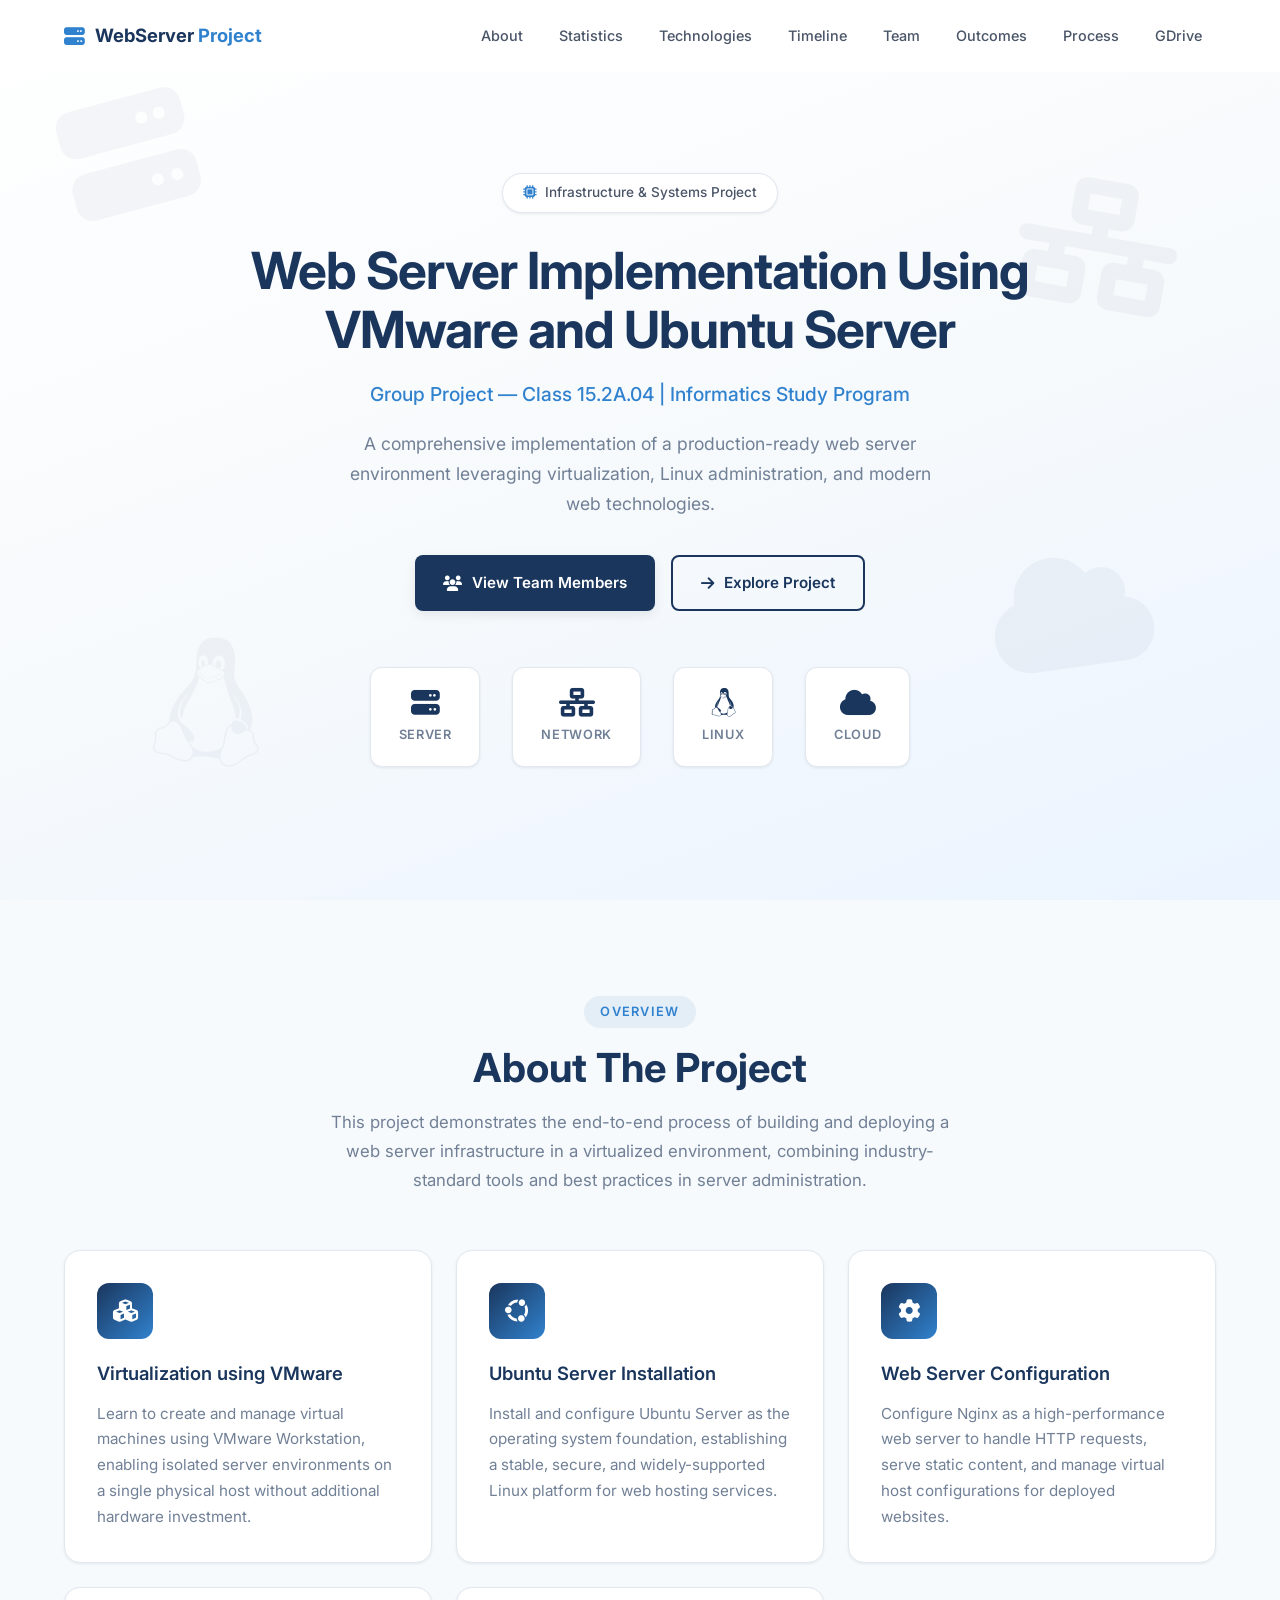
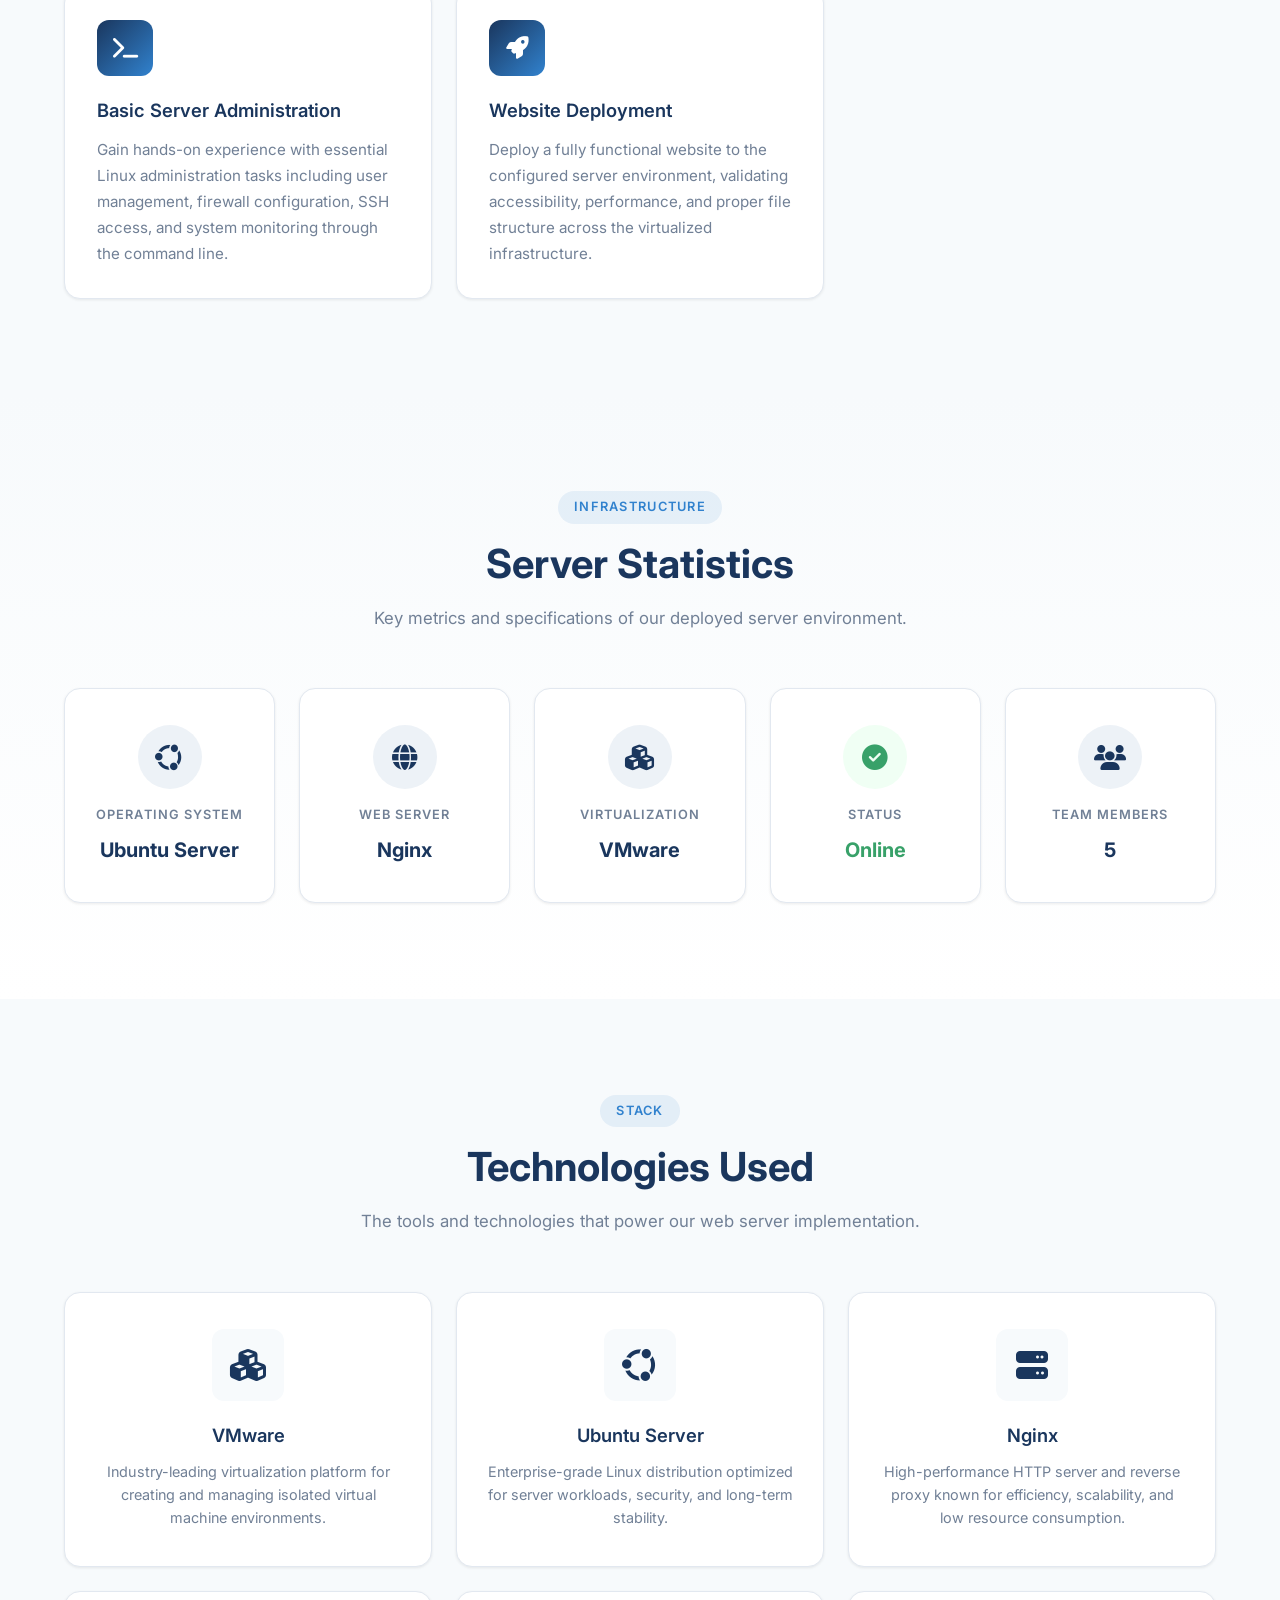
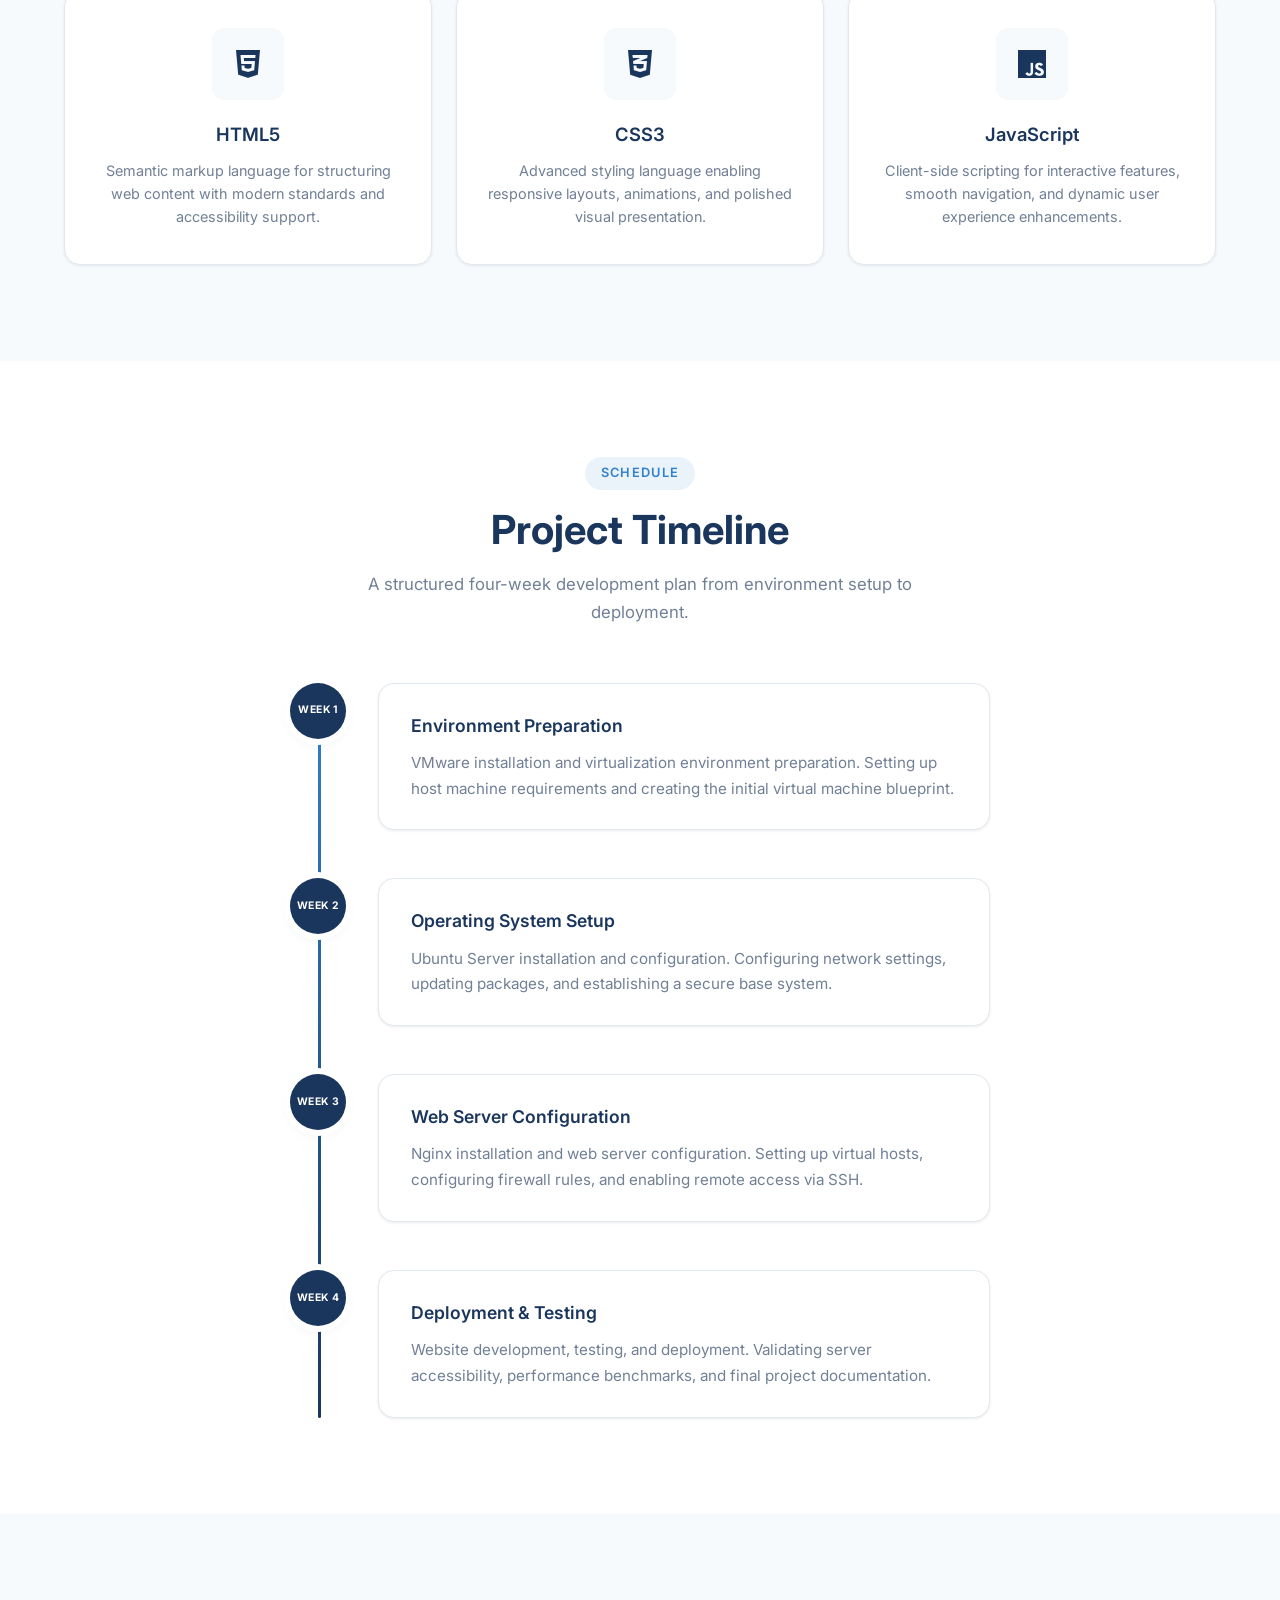
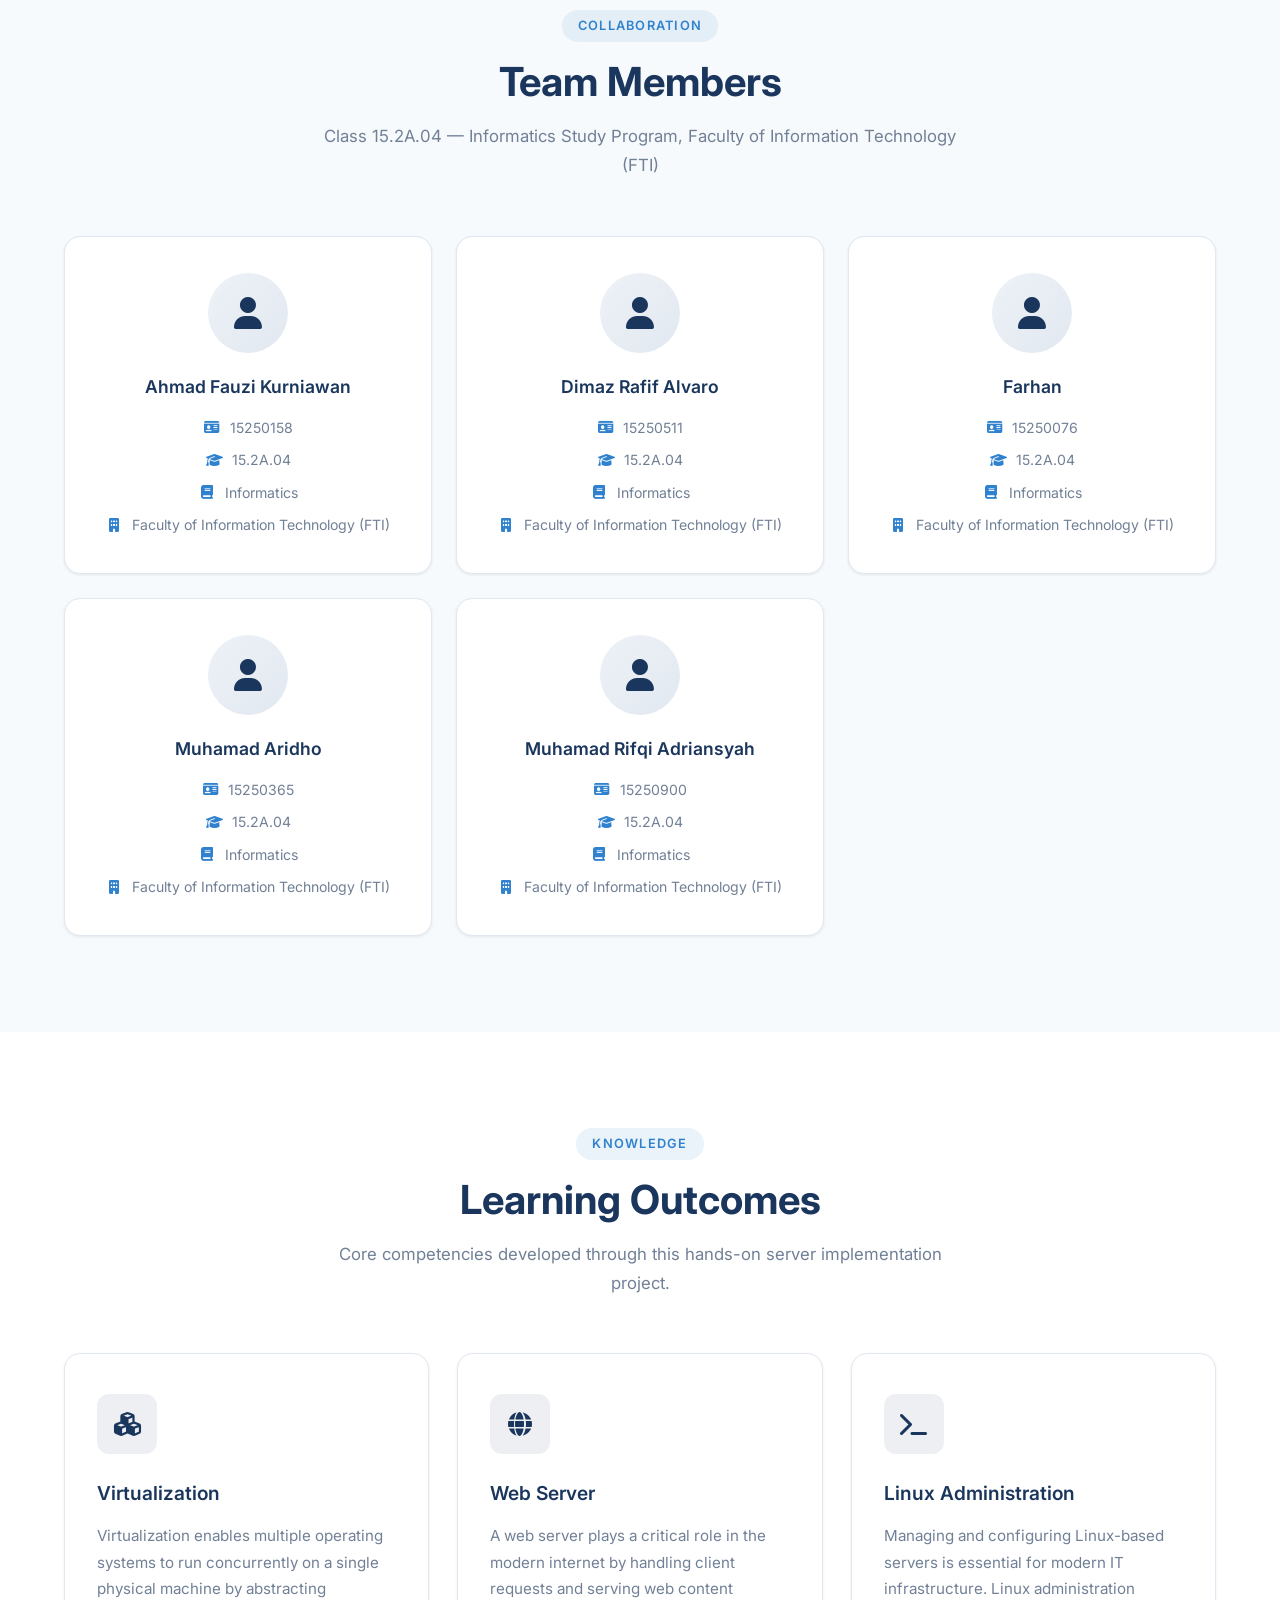
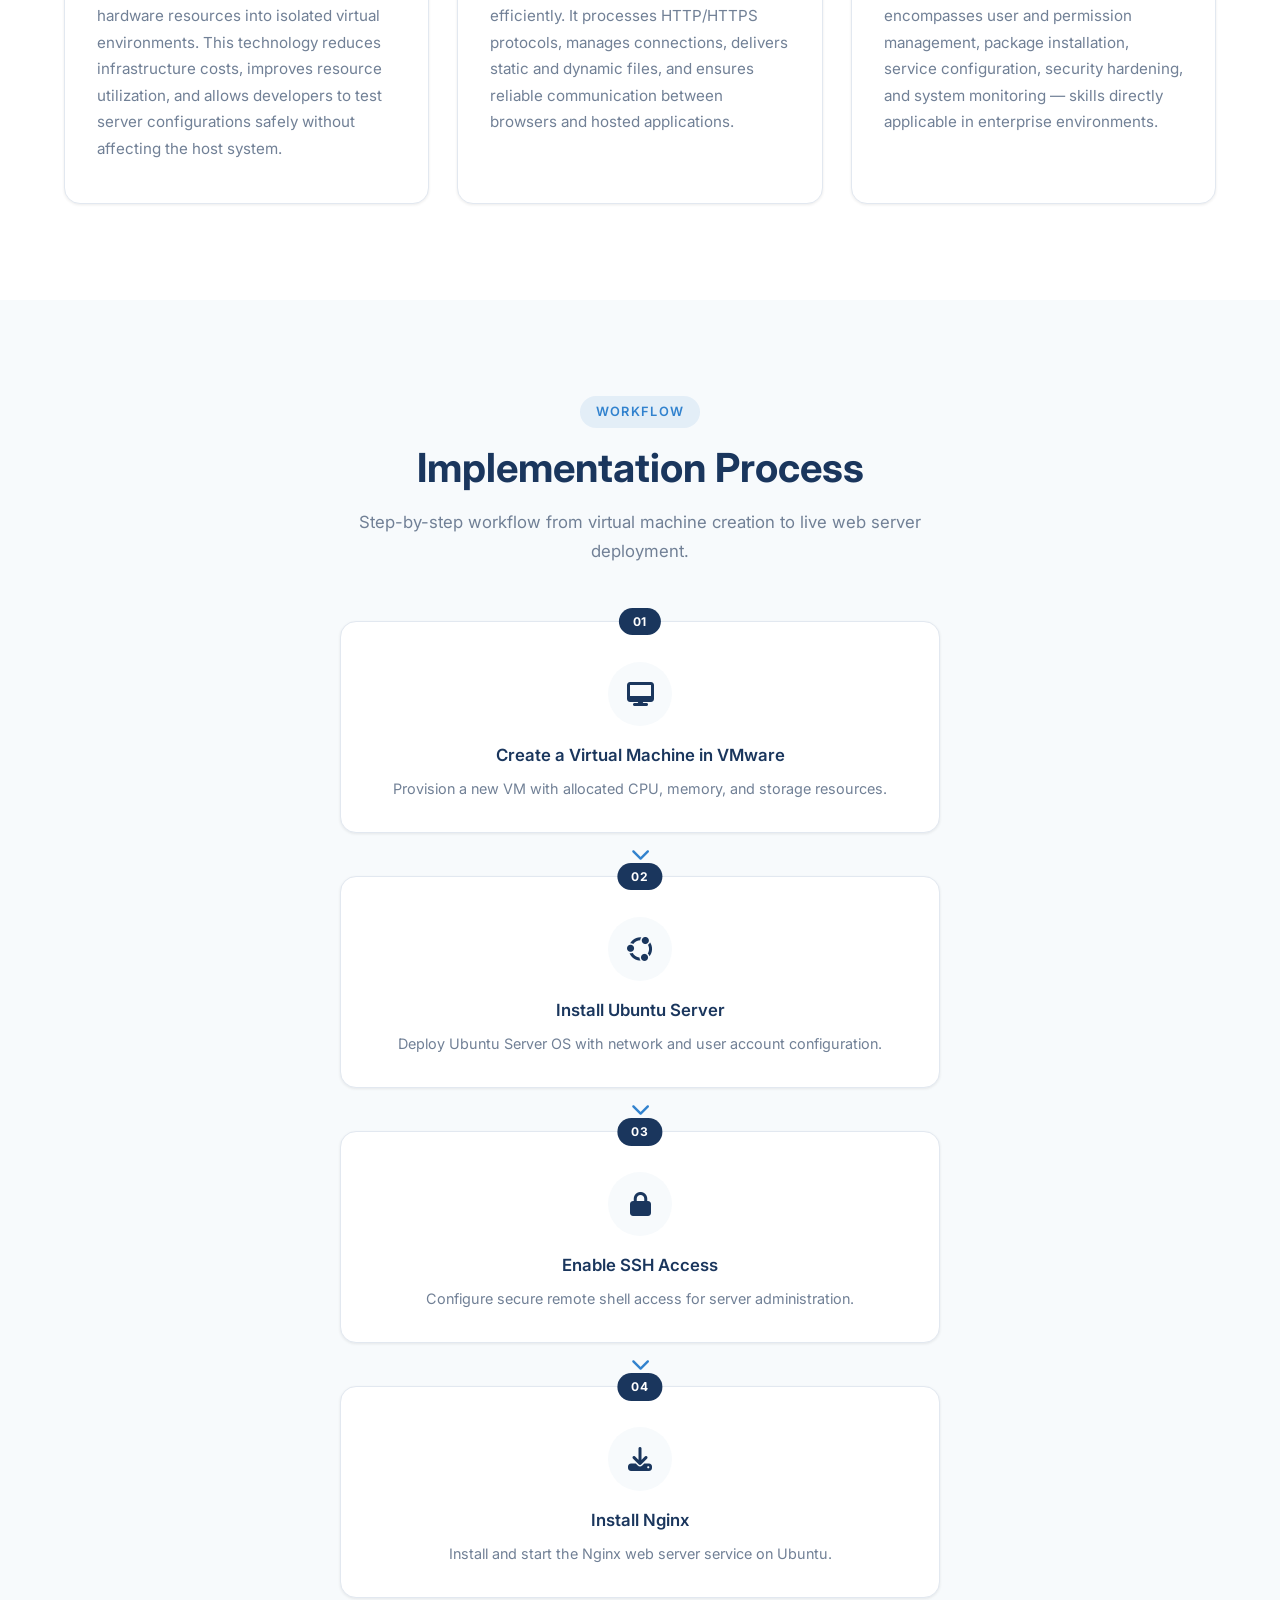
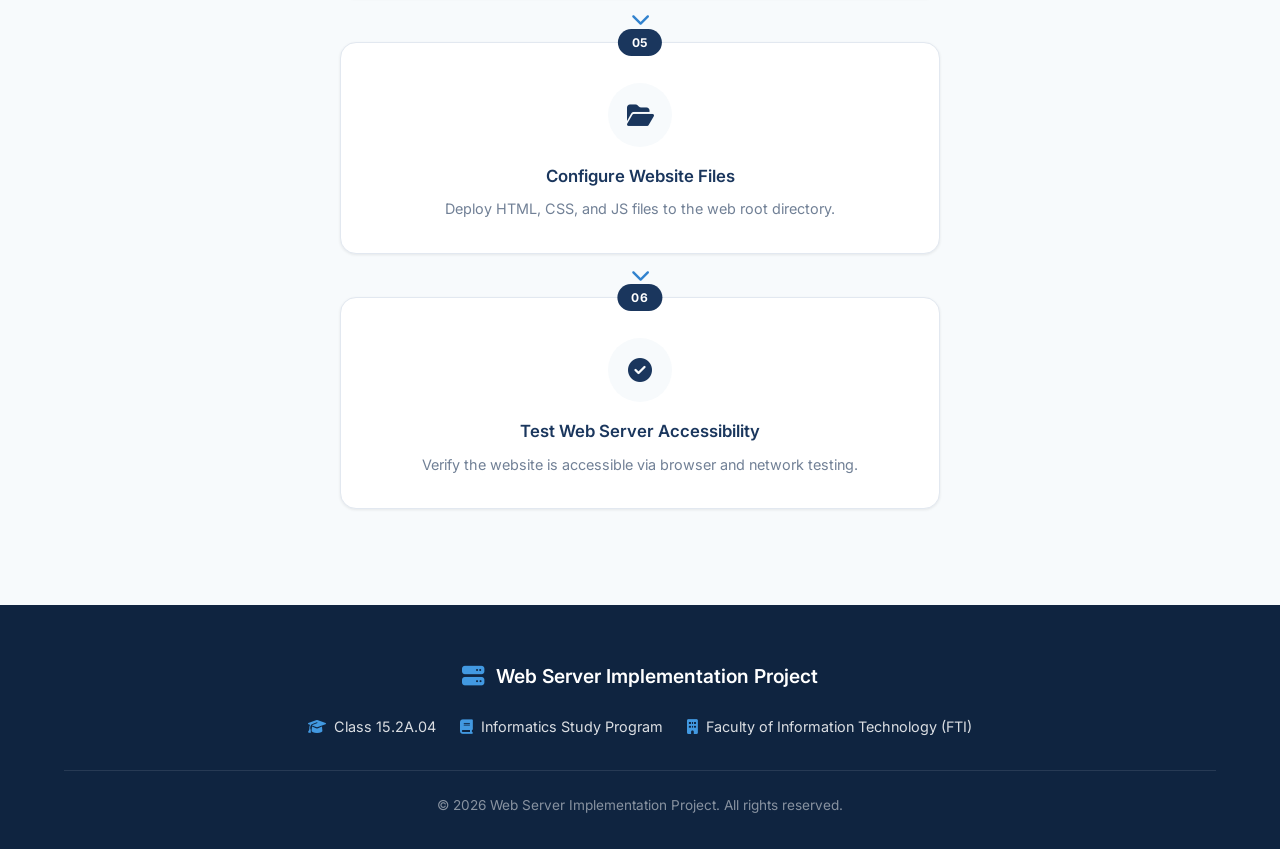
<file: index.html>
<!doctype html>
<html lang="en">
    <head>
        <meta charset="UTF-8" />
        <meta name="viewport" content="width=device-width, initial-scale=1.0" />
        <meta name="description" content="Web Server Implementation Using VMware and Ubuntu Server - Group Project Class 15.2A.04 Informatics Study Program" />
        <title>Web Server Implementation | VMware & Ubuntu Server</title>

        <link rel="icon" href="./img/logo_bsi.png" type="image/png" />

        <!-- Google Fonts -->
        <link rel="preconnect" href="https://fonts.googleapis.com" />
        <link rel="preconnect" href="https://fonts.gstatic.com" crossorigin />
        <link href="https://fonts.googleapis.com/css2?family=Inter:wght@300;400;500;600;700&display=swap" rel="stylesheet" />

        <!-- Font Awesome CDN -->
        <link
            rel="stylesheet"
            href="https://cdnjs.cloudflare.com/ajax/libs/font-awesome/6.5.1/css/all.min.css"
            integrity="sha512-DTOQO9RWCH3ppGqcWaEA1BIZOC6xxalwEsw9c2QQeAIftl+Vegovlnee1c9QX4TctnWMn13TZye+giMm8e2LwA=="
            crossorigin="anonymous"
            referrerpolicy="no-referrer" />

        <!-- Custom Styles -->
        <link rel="stylesheet" href="css/style.css" />
    </head>
    <body>
        <!-- ==================== NAVIGATION ==================== -->
        <header class="header" id="header">
            <nav class="nav container">
                <a href="#hero" class="nav__logo">
                    <i class="fas fa-server"></i>
                    <span>
                        WebServer
                        <span class="nav__logo-accent">Project</span>
                    </span>
                </a>

                <button class="nav__toggle" id="nav-toggle" aria-label="Toggle navigation menu" aria-expanded="false">
                    <i class="fas fa-bars"></i>
                </button>

                <ul class="nav__menu" id="nav-menu">
                    <li class="nav__item"><a href="#about" class="nav__link">About</a></li>
                    <li class="nav__item"><a href="#statistics" class="nav__link">Statistics</a></li>
                    <li class="nav__item"><a href="#technologies" class="nav__link">Technologies</a></li>
                    <li class="nav__item"><a href="#timeline" class="nav__link">Timeline</a></li>
                    <li class="nav__item"><a href="#team" class="nav__link">Team</a></li>
                    <li class="nav__item"><a href="#outcomes" class="nav__link">Outcomes</a></li>
                    <li class="nav__item"><a href="#process" class="nav__link">Process</a></li>
                    <li class="nav__item"><a href="https://drive.google.com/drive/folders/11nA1fnuNAsZQlKZfpenMiXdL6B4yNxdz?usp=drive_link" class="nav__link">GDrive</a></li>
                </ul>
            </nav>
        </header>

        <main>
            <!-- ==================== HERO SECTION ==================== -->
            <section class="hero" id="hero">
                <div class="hero__bg-icons" aria-hidden="true">
                    <i class="fas fa-server hero__bg-icon hero__bg-icon--1"></i>
                    <i class="fas fa-network-wired hero__bg-icon hero__bg-icon--2"></i>
                    <i class="fab fa-linux hero__bg-icon hero__bg-icon--3"></i>
                    <i class="fas fa-cloud hero__bg-icon hero__bg-icon--4"></i>
                </div>

                <div class="container hero__container">
                    <div class="hero__badge reveal">
                        <i class="fas fa-microchip"></i>
                        <span>Infrastructure &amp; Systems Project</span>
                    </div>

                    <h1 class="hero__title reveal">Web Server Implementation Using VMware and Ubuntu Server</h1>

                    <p class="hero__subtitle reveal">Group Project &mdash; Class 15.2A.04 | Informatics Study Program</p>

                    <p class="hero__description reveal">
                        A comprehensive implementation of a production-ready web server environment leveraging virtualization, Linux administration, and modern web technologies.
                    </p>

                    <div class="hero__cta reveal">
                        <a href="#team" class="btn btn--primary">
                            <i class="fas fa-users"></i>
                            View Team Members
                        </a>
                        <a href="#about" class="btn btn--outline">
                            <i class="fas fa-arrow-right"></i>
                            Explore Project
                        </a>
                    </div>

                    <div class="hero__tech-icons reveal">
                        <div class="hero__tech-item">
                            <i class="fas fa-server"></i>
                            <span>Server</span>
                        </div>
                        <div class="hero__tech-item">
                            <i class="fas fa-network-wired"></i>
                            <span>Network</span>
                        </div>
                        <div class="hero__tech-item">
                            <i class="fab fa-linux"></i>
                            <span>Linux</span>
                        </div>
                        <div class="hero__tech-item">
                            <i class="fas fa-cloud"></i>
                            <span>Cloud</span>
                        </div>
                    </div>
                </div>
            </section>

            <!-- ==================== ABOUT THE PROJECT ==================== -->
            <section class="section about" id="about">
                <div class="container">
                    <div class="section__header reveal">
                        <span class="section__tag">Overview</span>
                        <h2 class="section__title">About The Project</h2>
                        <p class="section__description">
                            This project demonstrates the end-to-end process of building and deploying a web server infrastructure in a virtualized environment, combining industry-standard tools and
                            best practices in server administration.
                        </p>
                    </div>

                    <div class="about__grid">
                        <article class="about__card reveal">
                            <div class="about__icon">
                                <i class="fas fa-cubes"></i>
                            </div>
                            <h3 class="about__card-title">Virtualization using VMware</h3>
                            <p class="about__card-text">
                                Learn to create and manage virtual machines using VMware Workstation, enabling isolated server environments on a single physical host without additional hardware
                                investment.
                            </p>
                        </article>

                        <article class="about__card reveal">
                            <div class="about__icon">
                                <i class="fab fa-ubuntu"></i>
                            </div>
                            <h3 class="about__card-title">Ubuntu Server Installation</h3>
                            <p class="about__card-text">
                                Install and configure Ubuntu Server as the operating system foundation, establishing a stable, secure, and widely-supported Linux platform for web hosting services.
                            </p>
                        </article>

                        <article class="about__card reveal">
                            <div class="about__icon">
                                <i class="fas fa-cog"></i>
                            </div>
                            <h3 class="about__card-title">Web Server Configuration</h3>
                            <p class="about__card-text">
                                Configure Nginx as a high-performance web server to handle HTTP requests, serve static content, and manage virtual host configurations for deployed websites.
                            </p>
                        </article>

                        <article class="about__card reveal">
                            <div class="about__icon">
                                <i class="fas fa-terminal"></i>
                            </div>
                            <h3 class="about__card-title">Basic Server Administration</h3>
                            <p class="about__card-text">
                                Gain hands-on experience with essential Linux administration tasks including user management, firewall configuration, SSH access, and system monitoring through the
                                command line.
                            </p>
                        </article>

                        <article class="about__card reveal">
                            <div class="about__icon">
                                <i class="fas fa-rocket"></i>
                            </div>
                            <h3 class="about__card-title">Website Deployment</h3>
                            <p class="about__card-text">
                                Deploy a fully functional website to the configured server environment, validating accessibility, performance, and proper file structure across the virtualized
                                infrastructure.
                            </p>
                        </article>
                    </div>
                </div>
            </section>

            <!-- ==================== SERVER STATISTICS ==================== -->
            <section class="section statistics" id="statistics">
                <div class="container">
                    <div class="section__header reveal">
                        <span class="section__tag">Infrastructure</span>
                        <h2 class="section__title">Server Statistics</h2>
                        <p class="section__description">Key metrics and specifications of our deployed server environment.</p>
                    </div>

                    <div class="stats__grid">
                        <article class="stats__card reveal">
                            <div class="stats__icon">
                                <i class="fab fa-ubuntu"></i>
                            </div>
                            <span class="stats__label">Operating System</span>
                            <span class="stats__value">Ubuntu Server</span>
                        </article>

                        <article class="stats__card reveal">
                            <div class="stats__icon">
                                <i class="fas fa-globe"></i>
                            </div>
                            <span class="stats__label">Web Server</span>
                            <span class="stats__value">Nginx</span>
                        </article>

                        <article class="stats__card reveal">
                            <div class="stats__icon">
                                <i class="fas fa-cubes"></i>
                            </div>
                            <span class="stats__label">Virtualization</span>
                            <span class="stats__value">VMware</span>
                        </article>

                        <article class="stats__card reveal">
                            <div class="stats__icon stats__icon--online">
                                <i class="fas fa-circle-check"></i>
                            </div>
                            <span class="stats__label">Status</span>
                            <span class="stats__value stats__value--online">Online</span>
                        </article>

                        <article class="stats__card reveal">
                            <div class="stats__icon">
                                <i class="fas fa-users"></i>
                            </div>
                            <span class="stats__label">Team Members</span>
                            <span class="stats__value">5</span>
                        </article>
                    </div>
                </div>
            </section>

            <!-- ==================== TECHNOLOGIES USED ==================== -->
            <section class="section technologies" id="technologies">
                <div class="container">
                    <div class="section__header reveal">
                        <span class="section__tag">Stack</span>
                        <h2 class="section__title">Technologies Used</h2>
                        <p class="section__description">The tools and technologies that power our web server implementation.</p>
                    </div>

                    <div class="tech__grid">
                        <article class="tech__card reveal">
                            <div class="tech__icon">
                                <i class="fas fa-cubes"></i>
                            </div>
                            <h3 class="tech__name">VMware</h3>
                            <p class="tech__desc">Industry-leading virtualization platform for creating and managing isolated virtual machine environments.</p>
                        </article>

                        <article class="tech__card reveal">
                            <div class="tech__icon">
                                <i class="fab fa-ubuntu"></i>
                            </div>
                            <h3 class="tech__name">Ubuntu Server</h3>
                            <p class="tech__desc">Enterprise-grade Linux distribution optimized for server workloads, security, and long-term stability.</p>
                        </article>

                        <article class="tech__card reveal">
                            <div class="tech__icon">
                                <i class="fas fa-server"></i>
                            </div>
                            <h3 class="tech__name">Nginx</h3>
                            <p class="tech__desc">High-performance HTTP server and reverse proxy known for efficiency, scalability, and low resource consumption.</p>
                        </article>

                        <article class="tech__card reveal">
                            <div class="tech__icon">
                                <i class="fab fa-html5"></i>
                            </div>
                            <h3 class="tech__name">HTML5</h3>
                            <p class="tech__desc">Semantic markup language for structuring web content with modern standards and accessibility support.</p>
                        </article>

                        <article class="tech__card reveal">
                            <div class="tech__icon">
                                <i class="fab fa-css3-alt"></i>
                            </div>
                            <h3 class="tech__name">CSS3</h3>
                            <p class="tech__desc">Advanced styling language enabling responsive layouts, animations, and polished visual presentation.</p>
                        </article>

                        <article class="tech__card reveal">
                            <div class="tech__icon">
                                <i class="fab fa-js"></i>
                            </div>
                            <h3 class="tech__name">JavaScript</h3>
                            <p class="tech__desc">Client-side scripting for interactive features, smooth navigation, and dynamic user experience enhancements.</p>
                        </article>
                    </div>
                </div>
            </section>

            <!-- ==================== PROJECT TIMELINE ==================== -->
            <section class="section timeline-section" id="timeline">
                <div class="container">
                    <div class="section__header reveal">
                        <span class="section__tag">Schedule</span>
                        <h2 class="section__title">Project Timeline</h2>
                        <p class="section__description">A structured four-week development plan from environment setup to deployment.</p>
                    </div>

                    <div class="timeline">
                        <article class="timeline__item reveal">
                            <div class="timeline__marker">
                                <span class="timeline__week">Week 1</span>
                            </div>
                            <div class="timeline__content">
                                <h3 class="timeline__title">Environment Preparation</h3>
                                <p class="timeline__text">
                                    VMware installation and virtualization environment preparation. Setting up host machine requirements and creating the initial virtual machine blueprint.
                                </p>
                            </div>
                        </article>

                        <article class="timeline__item reveal">
                            <div class="timeline__marker">
                                <span class="timeline__week">Week 2</span>
                            </div>
                            <div class="timeline__content">
                                <h3 class="timeline__title">Operating System Setup</h3>
                                <p class="timeline__text">Ubuntu Server installation and configuration. Configuring network settings, updating packages, and establishing a secure base system.</p>
                            </div>
                        </article>

                        <article class="timeline__item reveal">
                            <div class="timeline__marker">
                                <span class="timeline__week">Week 3</span>
                            </div>
                            <div class="timeline__content">
                                <h3 class="timeline__title">Web Server Configuration</h3>
                                <p class="timeline__text">Nginx installation and web server configuration. Setting up virtual hosts, configuring firewall rules, and enabling remote access via SSH.</p>
                            </div>
                        </article>

                        <article class="timeline__item reveal">
                            <div class="timeline__marker">
                                <span class="timeline__week">Week 4</span>
                            </div>
                            <div class="timeline__content">
                                <h3 class="timeline__title">Deployment &amp; Testing</h3>
                                <p class="timeline__text">Website development, testing, and deployment. Validating server accessibility, performance benchmarks, and final project documentation.</p>
                            </div>
                        </article>
                    </div>
                </div>
            </section>

            <!-- ==================== TEAM MEMBERS ==================== -->
            <section class="section team" id="team">
                <div class="container">
                    <div class="section__header reveal">
                        <span class="section__tag">Collaboration</span>
                        <h2 class="section__title">Team Members</h2>
                        <p class="section__description">Class 15.2A.04 &mdash; Informatics Study Program, Faculty of Information Technology (FTI)</p>
                    </div>

                    <div class="team__grid">
                        <article class="team__card reveal">
                            <div class="team__avatar">
                                <i class="fas fa-user"></i>
                            </div>
                            <h3 class="team__name">Ahmad Fauzi Kurniawan</h3>
                            <ul class="team__info">
                                <li>
                                    <i class="fas fa-id-card"></i>
                                    <span>15250158</span>
                                </li>
                                <li>
                                    <i class="fas fa-graduation-cap"></i>
                                    <span>15.2A.04</span>
                                </li>
                                <li>
                                    <i class="fas fa-book"></i>
                                    <span>Informatics</span>
                                </li>
                                <li>
                                    <i class="fas fa-building"></i>
                                    <span>Faculty of Information Technology (FTI)</span>
                                </li>
                            </ul>
                        </article>

                        <article class="team__card reveal">
                            <div class="team__avatar">
                                <i class="fas fa-user"></i>
                            </div>
                            <h3 class="team__name">Dimaz Rafif Alvaro</h3>
                            <ul class="team__info">
                                <li>
                                    <i class="fas fa-id-card"></i>
                                    <span>15250511</span>
                                </li>
                                <li>
                                    <i class="fas fa-graduation-cap"></i>
                                    <span>15.2A.04</span>
                                </li>
                                <li>
                                    <i class="fas fa-book"></i>
                                    <span>Informatics</span>
                                </li>
                                <li>
                                    <i class="fas fa-building"></i>
                                    <span>Faculty of Information Technology (FTI)</span>
                                </li>
                            </ul>
                        </article>

                        <article class="team__card reveal">
                            <div class="team__avatar">
                                <i class="fas fa-user"></i>
                            </div>
                            <h3 class="team__name">Farhan</h3>
                            <ul class="team__info">
                                <li>
                                    <i class="fas fa-id-card"></i>
                                    <span>15250076</span>
                                </li>
                                <li>
                                    <i class="fas fa-graduation-cap"></i>
                                    <span>15.2A.04</span>
                                </li>
                                <li>
                                    <i class="fas fa-book"></i>
                                    <span>Informatics</span>
                                </li>
                                <li>
                                    <i class="fas fa-building"></i>
                                    <span>Faculty of Information Technology (FTI)</span>
                                </li>
                            </ul>
                        </article>

                        <article class="team__card reveal">
                            <div class="team__avatar">
                                <i class="fas fa-user"></i>
                            </div>
                            <h3 class="team__name">Muhamad Aridho</h3>
                            <ul class="team__info">
                                <li>
                                    <i class="fas fa-id-card"></i>
                                    <span>15250365</span>
                                </li>
                                <li>
                                    <i class="fas fa-graduation-cap"></i>
                                    <span>15.2A.04</span>
                                </li>
                                <li>
                                    <i class="fas fa-book"></i>
                                    <span>Informatics</span>
                                </li>
                                <li>
                                    <i class="fas fa-building"></i>
                                    <span>Faculty of Information Technology (FTI)</span>
                                </li>
                            </ul>
                        </article>

                        <article class="team__card reveal">
                            <div class="team__avatar">
                                <i class="fas fa-user"></i>
                            </div>
                            <h3 class="team__name">Muhamad Rifqi Adriansyah</h3>
                            <ul class="team__info">
                                <li>
                                    <i class="fas fa-id-card"></i>
                                    <span>15250900</span>
                                </li>
                                <li>
                                    <i class="fas fa-graduation-cap"></i>
                                    <span>15.2A.04</span>
                                </li>
                                <li>
                                    <i class="fas fa-book"></i>
                                    <span>Informatics</span>
                                </li>
                                <li>
                                    <i class="fas fa-building"></i>
                                    <span>Faculty of Information Technology (FTI)</span>
                                </li>
                            </ul>
                        </article>
                    </div>
                </div>
            </section>

            <!-- ==================== LEARNING OUTCOMES ==================== -->
            <section class="section outcomes" id="outcomes">
                <div class="container">
                    <div class="section__header reveal">
                        <span class="section__tag">Knowledge</span>
                        <h2 class="section__title">Learning Outcomes</h2>
                        <p class="section__description">Core competencies developed through this hands-on server implementation project.</p>
                    </div>

                    <div class="outcomes__grid">
                        <article class="outcomes__card reveal">
                            <div class="outcomes__icon">
                                <i class="fas fa-cubes"></i>
                            </div>
                            <h3 class="outcomes__title">Virtualization</h3>
                            <p class="outcomes__text">
                                Virtualization enables multiple operating systems to run concurrently on a single physical machine by abstracting hardware resources into isolated virtual environments.
                                This technology reduces infrastructure costs, improves resource utilization, and allows developers to test server configurations safely without affecting the host
                                system.
                            </p>
                        </article>

                        <article class="outcomes__card reveal">
                            <div class="outcomes__icon">
                                <i class="fas fa-globe"></i>
                            </div>
                            <h3 class="outcomes__title">Web Server</h3>
                            <p class="outcomes__text">
                                A web server plays a critical role in the modern internet by handling client requests and serving web content efficiently. It processes HTTP/HTTPS protocols, manages
                                connections, delivers static and dynamic files, and ensures reliable communication between browsers and hosted applications.
                            </p>
                        </article>

                        <article class="outcomes__card reveal">
                            <div class="outcomes__icon">
                                <i class="fas fa-terminal"></i>
                            </div>
                            <h3 class="outcomes__title">Linux Administration</h3>
                            <p class="outcomes__text">
                                Managing and configuring Linux-based servers is essential for modern IT infrastructure. Linux administration encompasses user and permission management, package
                                installation, service configuration, security hardening, and system monitoring &mdash; skills directly applicable in enterprise environments.
                            </p>
                        </article>
                    </div>
                </div>
            </section>

            <!-- ==================== IMPLEMENTATION PROCESS ==================== -->
            <section class="section process" id="process">
                <div class="container">
                    <div class="section__header reveal">
                        <span class="section__tag">Workflow</span>
                        <h2 class="section__title">Implementation Process</h2>
                        <p class="section__description">Step-by-step workflow from virtual machine creation to live web server deployment.</p>
                    </div>

                    <div class="process__flow">
                        <article class="process__step reveal">
                            <div class="process__number">01</div>
                            <div class="process__icon"><i class="fas fa-desktop"></i></div>
                            <h3 class="process__title">Create a Virtual Machine in VMware</h3>
                            <p class="process__text">Provision a new VM with allocated CPU, memory, and storage resources.</p>
                        </article>

                        <div class="process__connector reveal" aria-hidden="true">
                            <i class="fas fa-chevron-down"></i>
                        </div>

                        <article class="process__step reveal">
                            <div class="process__number">02</div>
                            <div class="process__icon"><i class="fab fa-ubuntu"></i></div>
                            <h3 class="process__title">Install Ubuntu Server</h3>
                            <p class="process__text">Deploy Ubuntu Server OS with network and user account configuration.</p>
                        </article>

                        <div class="process__connector reveal" aria-hidden="true">
                            <i class="fas fa-chevron-down"></i>
                        </div>

                        <article class="process__step reveal">
                            <div class="process__number">03</div>
                            <div class="process__icon"><i class="fas fa-lock"></i></div>
                            <h3 class="process__title">Enable SSH Access</h3>
                            <p class="process__text">Configure secure remote shell access for server administration.</p>
                        </article>

                        <div class="process__connector reveal" aria-hidden="true">
                            <i class="fas fa-chevron-down"></i>
                        </div>

                        <article class="process__step reveal">
                            <div class="process__number">04</div>
                            <div class="process__icon"><i class="fas fa-download"></i></div>
                            <h3 class="process__title">Install Nginx</h3>
                            <p class="process__text">Install and start the Nginx web server service on Ubuntu.</p>
                        </article>

                        <div class="process__connector reveal" aria-hidden="true">
                            <i class="fas fa-chevron-down"></i>
                        </div>

                        <article class="process__step reveal">
                            <div class="process__number">05</div>
                            <div class="process__icon"><i class="fas fa-folder-open"></i></div>
                            <h3 class="process__title">Configure Website Files</h3>
                            <p class="process__text">Deploy HTML, CSS, and JS files to the web root directory.</p>
                        </article>

                        <div class="process__connector reveal" aria-hidden="true">
                            <i class="fas fa-chevron-down"></i>
                        </div>

                        <article class="process__step reveal">
                            <div class="process__number">06</div>
                            <div class="process__icon"><i class="fas fa-check-circle"></i></div>
                            <h3 class="process__title">Test Web Server Accessibility</h3>
                            <p class="process__text">Verify the website is accessible via browser and network testing.</p>
                        </article>
                    </div>
                </div>
            </section>
        </main>

        <!-- ==================== FOOTER ==================== -->
        <footer class="footer">
            <div class="container footer__container">
                <div class="footer__brand">
                    <i class="fas fa-server"></i>
                    <span>Web Server Implementation Project</span>
                </div>

                <div class="footer__info">
                    <p>
                        <i class="fas fa-graduation-cap"></i>
                        Class 15.2A.04
                    </p>
                    <p>
                        <i class="fas fa-book"></i>
                        Informatics Study Program
                    </p>
                    <p>
                        <i class="fas fa-building"></i>
                        Faculty of Information Technology (FTI)
                    </p>
                </div>

                <p class="footer__copyright">&copy; 2026 Web Server Implementation Project. All rights reserved.</p>
            </div>
        </footer>

        <!-- Back to Top Button -->
        <button class="back-to-top" id="back-to-top" aria-label="Back to top">
            <i class="fas fa-arrow-up"></i>
        </button>

        <!-- Custom Scripts -->
        <script src="js/script.js"></script>
    </body>
</html>
</file>
<file: css/style.css>
/* ============================================================
   Web Server Implementation Project — Main Stylesheet
   ============================================================ */

/* ---------- CSS Variables ---------- */
:root {
    --color-primary: #1a365d;
    --color-primary-light: #2c5282;
    --color-primary-dark: #0f2440;
    --color-accent: #3182ce;
    --color-accent-light: #4299e1;
    --color-white: #ffffff;
    --color-bg: #ffffff;
    --color-bg-alt: #f7fafc;
    --color-gray-100: #edf2f7;
    --color-gray-200: #e2e8f0;
    --color-gray-300: #cbd5e0;
    --color-gray-500: #718096;
    --color-gray-600: #4a5568;
    --color-gray-700: #2d3748;
    --color-gray-800: #1a202c;
    --color-success: #38a169;
    --color-success-bg: #f0fff4;

    --font-family: "Inter", -apple-system, BlinkMacSystemFont, "Segoe UI", sans-serif;
    --shadow-sm: 0 1px 3px rgba(0, 0, 0, 0.08);
    --shadow-md: 0 4px 12px rgba(0, 0, 0, 0.08);
    --shadow-lg: 0 8px 30px rgba(0, 0, 0, 0.1);
    --shadow-xl: 0 12px 40px rgba(26, 54, 93, 0.12);
    --radius-sm: 8px;
    --radius-md: 12px;
    --radius-lg: 16px;
    --radius-xl: 24px;
    --transition: 0.3s ease;
    --header-height: 72px;
}

/* ---------- Reset & Base ---------- */
*,
*::before,
*::after {
    box-sizing: border-box;
    margin: 0;
    padding: 0;
}

html {
    scroll-behavior: smooth;
    scroll-padding-top: var(--header-height);
}

body {
    font-family: var(--font-family);
    font-size: 16px;
    line-height: 1.6;
    color: var(--color-gray-700);
    background-color: var(--color-bg);
    -webkit-font-smoothing: antialiased;
}

a {
    text-decoration: none;
    color: inherit;
}

ul {
    list-style: none;
}

img {
    max-width: 100%;
    display: block;
}

button {
    border: none;
    background: none;
    cursor: pointer;
    font-family: inherit;
}

/* ---------- Layout Utilities ---------- */
.container {
    width: 100%;
    max-width: 1200px;
    margin: 0 auto;
    padding: 0 24px;
}

.section {
    padding: 96px 0;
}

.section:nth-child(even) {
    background-color: var(--color-bg-alt);
}

/* ---------- Section Headers ---------- */
.section__header {
    text-align: center;
    max-width: 640px;
    margin: 0 auto 56px;
}

.section__tag {
    display: inline-block;
    font-size: 0.8rem;
    font-weight: 600;
    text-transform: uppercase;
    letter-spacing: 0.1em;
    color: var(--color-accent);
    background: rgba(49, 130, 206, 0.1);
    padding: 6px 16px;
    border-radius: 50px;
    margin-bottom: 16px;
}

.section__title {
    font-size: clamp(1.75rem, 4vw, 2.5rem);
    font-weight: 700;
    color: var(--color-primary);
    margin-bottom: 16px;
    line-height: 1.2;
}

.section__description {
    font-size: 1.05rem;
    color: var(--color-gray-500);
    line-height: 1.7;
}

/* ---------- Scroll Reveal Animation ---------- */
.reveal {
    opacity: 0;
    transform: translateY(30px);
    transition:
        opacity 0.7s ease,
        transform 0.7s ease;
}

.reveal.active {
    opacity: 1;
    transform: translateY(0);
}

/* ---------- Buttons ---------- */
.btn {
    display: inline-flex;
    align-items: center;
    gap: 10px;
    padding: 14px 28px;
    font-size: 0.95rem;
    font-weight: 600;
    border-radius: var(--radius-sm);
    transition: all var(--transition);
    cursor: pointer;
}

.btn--primary {
    background: var(--color-primary);
    color: var(--color-white);
    box-shadow: var(--shadow-md);
}

.btn--primary:hover {
    background: var(--color-primary-light);
    transform: translateY(-2px);
    box-shadow: var(--shadow-lg);
}

.btn--outline {
    background: transparent;
    color: var(--color-primary);
    border: 2px solid var(--color-primary);
}

.btn--outline:hover {
    background: var(--color-primary);
    color: var(--color-white);
    transform: translateY(-2px);
}

/* ============================================================
   NAVIGATION
   ============================================================ */
.header {
    position: fixed;
    top: 0;
    left: 0;
    width: 100%;
    height: var(--header-height);
    background: rgba(255, 255, 255, 0.95);
    backdrop-filter: blur(12px);
    -webkit-backdrop-filter: blur(12px);
    z-index: 1000;
    transition: box-shadow var(--transition);
}

.header.scrolled {
    box-shadow: var(--shadow-md);
}

.nav {
    display: flex;
    align-items: center;
    justify-content: space-between;
    height: 100%;
}

.nav__logo {
    display: flex;
    align-items: center;
    gap: 10px;
    font-size: 1.15rem;
    font-weight: 700;
    color: var(--color-primary);
}

.nav__logo i {
    font-size: 1.3rem;
    color: var(--color-accent);
}

.nav__logo-accent {
    color: var(--color-accent);
}

.nav__menu {
    display: flex;
    align-items: center;
    gap: 8px;
}

.nav__link {
    display: block;
    padding: 8px 14px;
    font-size: 0.9rem;
    font-weight: 500;
    color: var(--color-gray-600);
    border-radius: var(--radius-sm);
    transition: all var(--transition);
}

.nav__link:hover,
.nav__link.active {
    color: var(--color-primary);
    background: rgba(26, 54, 93, 0.06);
}

.nav__toggle {
    display: none;
    font-size: 1.4rem;
    color: var(--color-primary);
    padding: 8px;
}

/* ============================================================
   HERO SECTION
   ============================================================ */
.hero {
    position: relative;
    min-height: 100vh;
    display: flex;
    align-items: center;
    padding: calc(var(--header-height) + 48px) 0 80px;
    background: linear-gradient(160deg, var(--color-white) 0%, var(--color-bg-alt) 50%, #ebf4ff 100%);
    overflow: hidden;
}

.hero__bg-icons {
    position: absolute;
    inset: 0;
    pointer-events: none;
    overflow: hidden;
}

.hero__bg-icon {
    position: absolute;
    font-size: 8rem;
    color: var(--color-primary);
    opacity: 0.04;
}

.hero__bg-icon--1 {
    top: 10%;
    left: 5%;
    transform: rotate(-15deg);
}
.hero__bg-icon--2 {
    top: 20%;
    right: 8%;
    transform: rotate(10deg);
}
.hero__bg-icon--3 {
    bottom: 15%;
    left: 12%;
    transform: rotate(5deg);
}
.hero__bg-icon--4 {
    bottom: 25%;
    right: 10%;
    transform: rotate(-8deg);
}

.hero__container {
    position: relative;
    z-index: 1;
    text-align: center;
    max-width: 860px;
}

.hero__badge {
    display: inline-flex;
    align-items: center;
    gap: 8px;
    padding: 8px 20px;
    background: var(--color-white);
    border: 1px solid var(--color-gray-200);
    border-radius: 50px;
    font-size: 0.85rem;
    font-weight: 500;
    color: var(--color-gray-600);
    margin-bottom: 28px;
    box-shadow: var(--shadow-sm);
}

.hero__badge i {
    color: var(--color-accent);
}

.hero__title {
    font-size: clamp(2rem, 5vw, 3.2rem);
    font-weight: 700;
    color: var(--color-primary);
    line-height: 1.15;
    margin-bottom: 20px;
    letter-spacing: -0.02em;
}

.hero__subtitle {
    font-size: clamp(1rem, 2.5vw, 1.2rem);
    font-weight: 500;
    color: var(--color-accent);
    margin-bottom: 20px;
}

.hero__description {
    font-size: 1.1rem;
    color: var(--color-gray-500);
    max-width: 600px;
    margin: 0 auto 36px;
    line-height: 1.7;
}

.hero__cta {
    display: flex;
    flex-wrap: wrap;
    justify-content: center;
    gap: 16px;
    margin-bottom: 56px;
}

.hero__tech-icons {
    display: flex;
    justify-content: center;
    gap: 32px;
    flex-wrap: wrap;
}

.hero__tech-item {
    display: flex;
    flex-direction: column;
    align-items: center;
    gap: 8px;
    padding: 20px 28px;
    background: var(--color-white);
    border-radius: var(--radius-md);
    box-shadow: var(--shadow-sm);
    border: 1px solid var(--color-gray-200);
    transition: all var(--transition);
}

.hero__tech-item:hover {
    transform: translateY(-4px);
    box-shadow: var(--shadow-md);
    border-color: var(--color-accent-light);
}

.hero__tech-item i {
    font-size: 1.8rem;
    color: var(--color-primary);
}

.hero__tech-item span {
    font-size: 0.8rem;
    font-weight: 600;
    color: var(--color-gray-500);
    text-transform: uppercase;
    letter-spacing: 0.05em;
}

/* ============================================================
   ABOUT SECTION
   ============================================================ */
.about__grid {
    display: grid;
    grid-template-columns: repeat(auto-fit, minmax(300px, 1fr));
    gap: 24px;
}

.about__card {
    background: var(--color-white);
    padding: 32px;
    border-radius: var(--radius-lg);
    border: 1px solid var(--color-gray-200);
    box-shadow: var(--shadow-sm);
    transition: all var(--transition);
}

.about__card:hover {
    transform: translateY(-6px);
    box-shadow: var(--shadow-lg);
    border-color: transparent;
}

.about__icon {
    width: 56px;
    height: 56px;
    display: flex;
    align-items: center;
    justify-content: center;
    background: linear-gradient(135deg, var(--color-primary), var(--color-accent));
    border-radius: var(--radius-md);
    margin-bottom: 20px;
}

.about__icon i {
    font-size: 1.4rem;
    color: var(--color-white);
}

.about__card-title {
    font-size: 1.15rem;
    font-weight: 600;
    color: var(--color-primary);
    margin-bottom: 12px;
}

.about__card-text {
    font-size: 0.95rem;
    color: var(--color-gray-500);
    line-height: 1.7;
}

/* ============================================================
   STATISTICS SECTION
   ============================================================ */
.statistics {
    background: linear-gradient(180deg, var(--color-bg-alt) 0%, var(--color-white) 100%);
}

.stats__grid {
    display: grid;
    grid-template-columns: repeat(auto-fit, minmax(200px, 1fr));
    gap: 24px;
}

.stats__card {
    display: flex;
    flex-direction: column;
    align-items: center;
    text-align: center;
    padding: 36px 24px;
    background: var(--color-white);
    border-radius: var(--radius-lg);
    border: 1px solid var(--color-gray-200);
    box-shadow: var(--shadow-sm);
    transition: all var(--transition);
}

.stats__card:hover {
    transform: translateY(-6px);
    box-shadow: var(--shadow-xl);
}

.stats__icon {
    width: 64px;
    height: 64px;
    display: flex;
    align-items: center;
    justify-content: center;
    background: var(--color-gray-100);
    border-radius: 50%;
    margin-bottom: 16px;
    transition: all var(--transition);
}

.stats__icon i {
    font-size: 1.6rem;
    color: var(--color-primary);
}

.stats__icon--online {
    background: var(--color-success-bg);
}

.stats__icon--online i {
    color: var(--color-success);
}

.stats__card:hover .stats__icon {
    background: var(--color-primary);
}

.stats__card:hover .stats__icon i {
    color: var(--color-white);
}

.stats__card:hover .stats__icon--online {
    background: var(--color-success);
}

.stats__label {
    font-size: 0.8rem;
    font-weight: 600;
    text-transform: uppercase;
    letter-spacing: 0.08em;
    color: var(--color-gray-500);
    margin-bottom: 8px;
}

.stats__value {
    font-size: 1.25rem;
    font-weight: 700;
    color: var(--color-primary);
}

.stats__value--online {
    color: var(--color-success);
}

/* ============================================================
   TECHNOLOGIES SECTION
   ============================================================ */
.tech__grid {
    display: grid;
    grid-template-columns: repeat(auto-fit, minmax(280px, 1fr));
    gap: 24px;
}

.tech__card {
    background: var(--color-white);
    padding: 36px 28px;
    border-radius: var(--radius-lg);
    border: 1px solid var(--color-gray-200);
    box-shadow: var(--shadow-sm);
    text-align: center;
    transition: all var(--transition);
}

.tech__card:hover {
    transform: translateY(-6px);
    box-shadow: var(--shadow-lg);
    border-color: var(--color-accent-light);
}

.tech__icon {
    width: 72px;
    height: 72px;
    display: flex;
    align-items: center;
    justify-content: center;
    background: var(--color-bg-alt);
    border-radius: var(--radius-md);
    margin: 0 auto 20px;
    transition: all var(--transition);
}

.tech__icon i {
    font-size: 2rem;
    color: var(--color-primary);
    transition: color var(--transition);
}

.tech__card:hover .tech__icon {
    background: var(--color-primary);
}

.tech__card:hover .tech__icon i {
    color: var(--color-white);
}

.tech__name {
    font-size: 1.15rem;
    font-weight: 600;
    color: var(--color-primary);
    margin-bottom: 10px;
}

.tech__desc {
    font-size: 0.9rem;
    color: var(--color-gray-500);
    line-height: 1.6;
}

/* ============================================================
   TIMELINE SECTION
   ============================================================ */
.timeline {
    position: relative;
    max-width: 700px;
    margin: 0 auto;
}

.timeline::before {
    content: "";
    position: absolute;
    left: 28px;
    top: 0;
    bottom: 0;
    width: 3px;
    background: linear-gradient(180deg, var(--color-accent), var(--color-primary));
    border-radius: 3px;
}

.timeline__item {
    position: relative;
    display: flex;
    gap: 32px;
    padding-bottom: 48px;
}

.timeline__item:last-child {
    padding-bottom: 0;
}

.timeline__marker {
    position: relative;
    z-index: 1;
    flex-shrink: 0;
    width: 56px;
    height: 56px;
    display: flex;
    align-items: center;
    justify-content: center;
    background: var(--color-primary);
    border-radius: 50%;
    box-shadow:
        0 0 0 6px var(--color-white),
        var(--shadow-md);
}

.timeline__week {
    font-size: 0.65rem;
    font-weight: 700;
    color: var(--color-white);
    text-transform: uppercase;
    letter-spacing: 0.05em;
}

.timeline__content {
    flex: 1;
    background: var(--color-white);
    padding: 28px 32px;
    border-radius: var(--radius-lg);
    border: 1px solid var(--color-gray-200);
    box-shadow: var(--shadow-sm);
    transition: all var(--transition);
}

.timeline__item:hover .timeline__content {
    box-shadow: var(--shadow-lg);
    border-color: var(--color-accent-light);
}

.timeline__title {
    font-size: 1.1rem;
    font-weight: 600;
    color: var(--color-primary);
    margin-bottom: 10px;
}

.timeline__text {
    font-size: 0.95rem;
    color: var(--color-gray-500);
    line-height: 1.7;
}

/* ============================================================
   TEAM SECTION
   ============================================================ */
.team__grid {
    display: grid;
    grid-template-columns: repeat(auto-fit, minmax(280px, 1fr));
    gap: 24px;
}

.team__card {
    background: var(--color-white);
    padding: 36px 28px;
    border-radius: var(--radius-lg);
    border: 1px solid var(--color-gray-200);
    box-shadow: var(--shadow-sm);
    text-align: center;
    transition: all var(--transition);
}

.team__card:hover {
    transform: translateY(-6px);
    box-shadow: var(--shadow-xl);
    border-color: transparent;
}

.team__avatar {
    width: 80px;
    height: 80px;
    display: flex;
    align-items: center;
    justify-content: center;
    background: linear-gradient(135deg, var(--color-gray-100), var(--color-gray-200));
    border-radius: 50%;
    margin: 0 auto 20px;
    transition: all var(--transition);
}

.team__avatar i {
    font-size: 2rem;
    color: var(--color-primary);
}

.team__card:hover .team__avatar {
    background: linear-gradient(135deg, var(--color-primary), var(--color-accent));
}

.team__card:hover .team__avatar i {
    color: var(--color-white);
}

.team__name {
    font-size: 1.1rem;
    font-weight: 600;
    color: var(--color-primary);
    margin-bottom: 16px;
}

.team__info {
    display: flex;
    flex-direction: column;
    gap: 10px;
}

.team__info li {
    display: flex;
    align-items: center;
    justify-content: center;
    gap: 10px;
    font-size: 0.88rem;
    color: var(--color-gray-500);
}

.team__info i {
    width: 16px;
    color: var(--color-accent);
    font-size: 0.85rem;
}

/* ============================================================
   LEARNING OUTCOMES SECTION
   ============================================================ */
.outcomes__grid {
    display: grid;
    grid-template-columns: repeat(auto-fit, minmax(320px, 1fr));
    gap: 28px;
}

.outcomes__card {
    background: var(--color-white);
    padding: 40px 32px;
    border-radius: var(--radius-lg);
    border: 1px solid var(--color-gray-200);
    box-shadow: var(--shadow-sm);
    transition: all var(--transition);
}

.outcomes__card:hover {
    transform: translateY(-6px);
    box-shadow: var(--shadow-lg);
}

.outcomes__icon {
    width: 60px;
    height: 60px;
    display: flex;
    align-items: center;
    justify-content: center;
    background: rgba(26, 54, 93, 0.08);
    border-radius: var(--radius-md);
    margin-bottom: 24px;
    transition: all var(--transition);
}

.outcomes__icon i {
    font-size: 1.5rem;
    color: var(--color-primary);
}

.outcomes__card:hover .outcomes__icon {
    background: var(--color-primary);
}

.outcomes__card:hover .outcomes__icon i {
    color: var(--color-white);
}

.outcomes__title {
    font-size: 1.2rem;
    font-weight: 600;
    color: var(--color-primary);
    margin-bottom: 14px;
}

.outcomes__text {
    font-size: 0.95rem;
    color: var(--color-gray-500);
    line-height: 1.75;
}

/* ============================================================
   IMPLEMENTATION PROCESS SECTION
   ============================================================ */
.process__flow {
    max-width: 600px;
    margin: 0 auto;
    display: flex;
    flex-direction: column;
    align-items: center;
}

.process__step {
    width: 100%;
    background: var(--color-white);
    padding: 32px;
    border-radius: var(--radius-lg);
    border: 1px solid var(--color-gray-200);
    box-shadow: var(--shadow-sm);
    text-align: center;
    position: relative;
    transition: all var(--transition);
}

.process__step:hover {
    transform: translateY(-4px);
    box-shadow: var(--shadow-lg);
    border-color: var(--color-accent-light);
}

.process__number {
    position: absolute;
    top: -14px;
    left: 50%;
    transform: translateX(-50%);
    background: var(--color-primary);
    color: var(--color-white);
    font-size: 0.75rem;
    font-weight: 700;
    padding: 4px 14px;
    border-radius: 50px;
    letter-spacing: 0.05em;
}

.process__icon {
    width: 64px;
    height: 64px;
    display: flex;
    align-items: center;
    justify-content: center;
    background: var(--color-bg-alt);
    border-radius: 50%;
    margin: 8px auto 16px;
    transition: all var(--transition);
}

.process__icon i {
    font-size: 1.5rem;
    color: var(--color-primary);
}

.process__step:hover .process__icon {
    background: var(--color-primary);
}

.process__step:hover .process__icon i {
    color: var(--color-white);
}

.process__title {
    font-size: 1.05rem;
    font-weight: 600;
    color: var(--color-primary);
    margin-bottom: 8px;
}

.process__text {
    font-size: 0.9rem;
    color: var(--color-gray-500);
    line-height: 1.6;
}

.process__connector {
    display: flex;
    align-items: center;
    justify-content: center;
    padding: 12px 0;
    color: var(--color-accent);
    font-size: 1.2rem;
}

/* ============================================================
   FOOTER
   ============================================================ */
.footer {
    background: var(--color-primary-dark);
    color: rgba(255, 255, 255, 0.85);
    padding: 56px 0 32px;
}

.footer__container {
    text-align: center;
}

.footer__brand {
    display: flex;
    align-items: center;
    justify-content: center;
    gap: 12px;
    font-size: 1.2rem;
    font-weight: 600;
    color: var(--color-white);
    margin-bottom: 24px;
}

.footer__brand i {
    font-size: 1.4rem;
    color: var(--color-accent-light);
}

.footer__info {
    display: flex;
    flex-wrap: wrap;
    justify-content: center;
    gap: 24px;
    margin-bottom: 32px;
}

.footer__info p {
    display: flex;
    align-items: center;
    gap: 8px;
    font-size: 0.9rem;
}

.footer__info i {
    color: var(--color-accent-light);
}

.footer__copyright {
    font-size: 0.85rem;
    color: rgba(255, 255, 255, 0.5);
    padding-top: 24px;
    border-top: 1px solid rgba(255, 255, 255, 0.1);
}

/* ============================================================
   BACK TO TOP BUTTON
   ============================================================ */
.back-to-top {
    position: fixed;
    bottom: 32px;
    right: 32px;
    width: 48px;
    height: 48px;
    display: flex;
    align-items: center;
    justify-content: center;
    background: var(--color-primary);
    color: var(--color-white);
    border-radius: 50%;
    box-shadow: var(--shadow-lg);
    z-index: 999;
    opacity: 0;
    visibility: hidden;
    transform: translateY(20px);
    transition: all var(--transition);
}

.back-to-top.visible {
    opacity: 1;
    visibility: visible;
    transform: translateY(0);
}

.back-to-top:hover {
    background: var(--color-accent);
    transform: translateY(-4px);
}

/* ============================================================
   RESPONSIVE — TABLET
   ============================================================ */
@media (max-width: 992px) {
    .nav__menu {
        position: fixed;
        top: var(--header-height);
        left: 0;
        width: 100%;
        flex-direction: column;
        background: var(--color-white);
        padding: 24px;
        gap: 4px;
        box-shadow: var(--shadow-lg);
        transform: translateY(-120%);
        opacity: 0;
        visibility: hidden;
        transition: all var(--transition);
    }

    .nav__menu.open {
        transform: translateY(0);
        opacity: 1;
        visibility: visible;
    }

    .nav__link {
        width: 100%;
        text-align: center;
        padding: 14px;
        font-size: 1rem;
    }

    .nav__toggle {
        display: block;
    }

    .section {
        padding: 72px 0;
    }
}

/* ============================================================
   RESPONSIVE — MOBILE
   ============================================================ */
@media (max-width: 576px) {
    .container {
        padding: 0 16px;
    }

    .hero {
        padding: calc(var(--header-height) + 32px) 0 60px;
    }

    .hero__cta {
        flex-direction: column;
        align-items: center;
    }

    .hero__cta .btn {
        width: 100%;
        max-width: 280px;
        justify-content: center;
    }

    .hero__tech-icons {
        gap: 16px;
    }

    .hero__tech-item {
        padding: 16px 20px;
    }

    .about__grid,
    .tech__grid,
    .team__grid {
        grid-template-columns: 1fr;
    }

    .stats__grid {
        grid-template-columns: repeat(2, 1fr);
    }

    .outcomes__grid {
        grid-template-columns: 1fr;
    }

    .timeline::before {
        left: 20px;
    }

    .timeline__marker {
        width: 44px;
        height: 44px;
    }

    .timeline__item {
        gap: 20px;
    }

    .timeline__content {
        padding: 20px 24px;
    }

    .footer__info {
        flex-direction: column;
        gap: 12px;
    }

    .back-to-top {
        bottom: 20px;
        right: 20px;
        width: 44px;
        height: 44px;
    }
}
</file>
